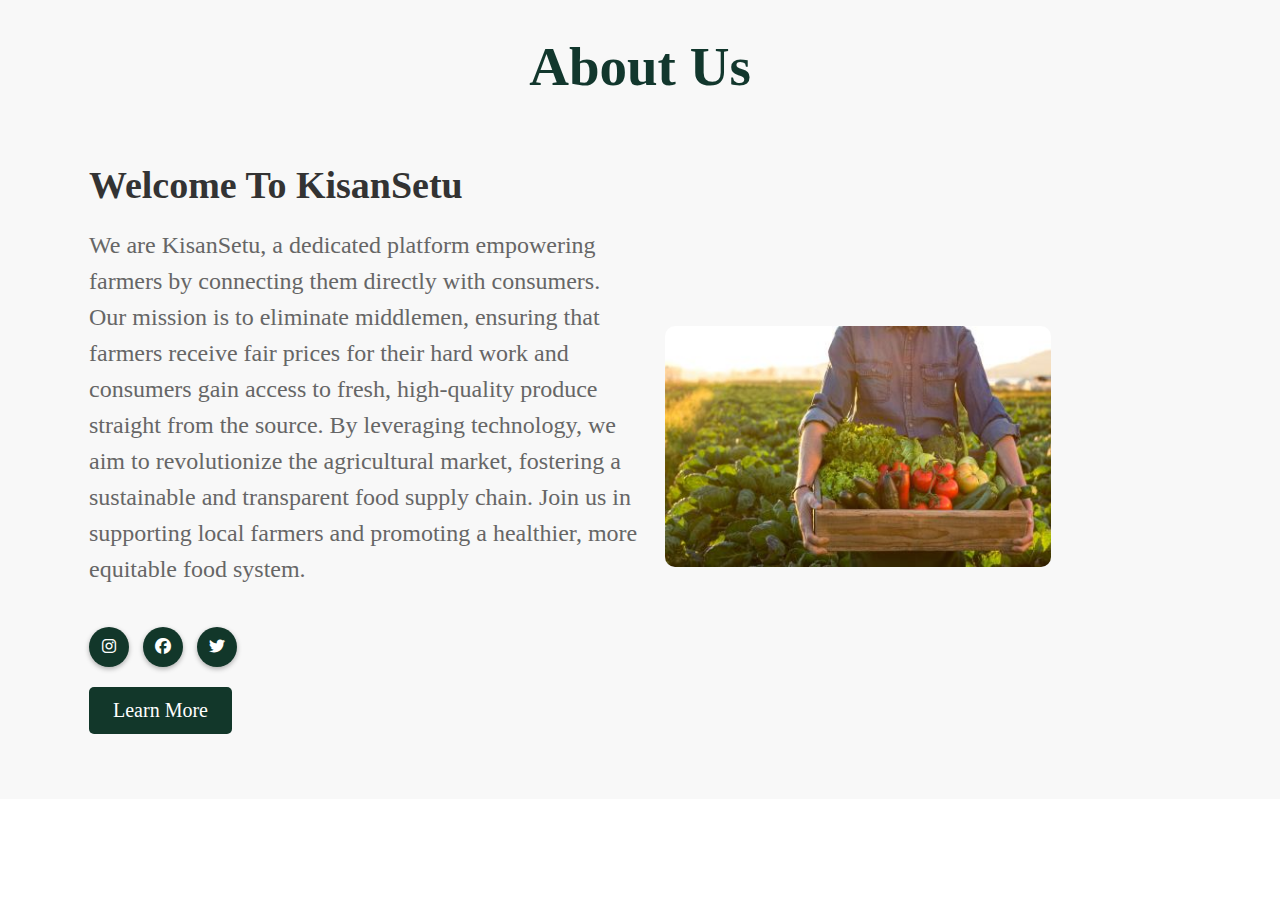
<file: aboutus.html>
<!DOCTYPE html>
<html lang="en">
<head>
    <meta charset="UTF-8">
    <meta name="viewport" content="width=device-width, initial-scale=1.0">
    <title>About Us</title>
    <link rel="stylesheet" href="./css/aboutus.css">
    <link rel="stylesheet" href="https://cdnjs.cloudflare.com/ajax/libs/font-awesome/6.5.2/css/all.min.css">
</head>
<body>
    <section class="right">
        <div class="heading">
            <h1>About Us</h1>
        </div>
        <div class="container">
            <div class="right-content">
                <h2>Welcome To KisanSetu</h2>
                <p> 
                    We are KisanSetu, a dedicated platform empowering farmers by connecting them directly with consumers. Our mission is to eliminate middlemen, ensuring that farmers receive fair prices for their hard work and consumers gain access to fresh, high-quality produce straight from the source. By leveraging technology, we aim to revolutionize the agricultural market, fostering a sustainable and transparent food supply chain. Join us in supporting local farmers and promoting a healthier, more equitable food system.</p>
                <div class="social-links">
                    <a href=""><i class="fab fa-instagram"></i></a>
                    <a href=""><i class="fab fa-facebook"></i></a>
                    <a href=""><i class="fab fa-twitter"></i></a>
                </div>
               
                <button class="button">Learn More</button>
            </div>
            <div class="right-image">
                <img src="./images/img2.jpg" alt="Farm Image">
            </div>
        </div>
    </section>
</body>
</html>
</file>
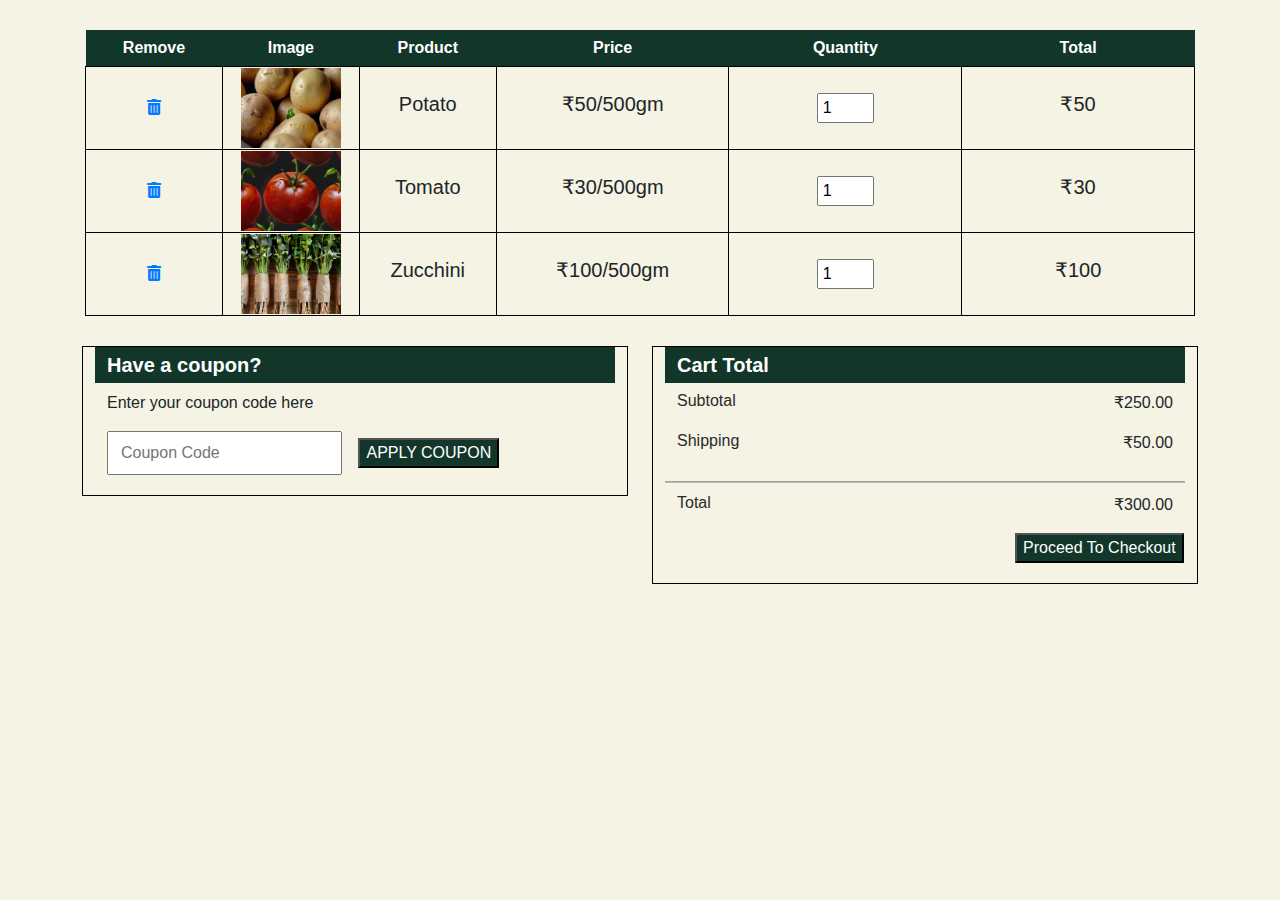
<file: cart.html>
<!DOCTYPE html>
<html lang="en">
<head>
    <meta charset="UTF-8">
    <meta name="viewport" content="width=device-width, initial-scale=1.0">
    <title>Cart</title>
     <link href="https://stackpath.bootstrapcdn.com/bootstrap/4.5.2/css/bootstrap.min.css" rel="stylesheet">
     <link rel="stylesheet" href="https://cdnjs.cloudflare.com/ajax/libs/font-awesome/5.15.3/css/all.min.css">
    <link rel="stylesheet" href="./css/cart.css">
</head>
<body>
    <section id="cart-container" class="container">
        <table id="table" width="100%">
            <thead>
                <tr>
                    <td>Remove</td>
                    <td>Image</td>
                    <td>Product</td>
                    <td>Price</td>
                    <td>Quantity</td>
                    <td>Total</td>
                </tr>
            </thead>
            <tbody>
                <tr>
                    <td>
                        <a href="#">
                            <i class="fas fa-trash-alt"></i>
                        </a>
                    </td>
                    <td>
                        <img src="./images/Potato.jpg" alt="">
                    </td>
                    <td><h5>Potato</h5></td>
                    <td><h5>₹50/500gm</h5></td>
                    <td>
                        <input class="w-25 pl-1" value="1" type="number">
                    </td>
                    <td><h5>₹50</h5></td>
                </tr>
                <tr>
                    <td>
                        <a href="#">
                            <i class="fas fa-trash-alt"></i>
                        </a>
                    </td>
                    <td>
                        <img src="./images/Tomato.jpg" alt="">
                    </td>
                    <td><h5>Tomato</h5></td>
                    <td><h5>₹30/500gm</h5></td>
                    <td>
                        <input class="w-25 pl-1" value="1" type="number">
                    </td>
                    <td><h5>₹30</h5></td>
                </tr>
                <tr>
                    <td>
                        <a href="#">
                            <i class="fas fa-trash-alt"></i>
                        </a>
                    </td>
                    <td>
                        <img src="./images/Zucchini.jpg" alt="">
                    </td>
                    <td><h5>Zucchini</h5></td>
                    <td><h5>₹100/500gm</h5></td>
                    <td>
                        <input class="w-25 pl-1" value="1" type="number">
                    </td>
                    <td><h5>₹100</h5></td>
                </tr>
            </tbody>
        </table>
    </section>

    <section id="cart-bottom" class="container">
        <div class="row">
            <div id="coupon" class="coupon col-lg-6 col-md-6 col-12 mb-4">
                <div>
                    <h5>Have a coupon?</h5>
                    <p>Enter your coupon code here</p>
                    <input type="text" name="" id="" placeholder="Coupon Code">
                    <button>APPLY COUPON</button>
                </div>
            </div>
            <div id="total" class="total col-lg-6 col-md-6 col-12 ">
                <div>
                    <h5>Cart Total</h5>
                    <div class="d-flex justify-content-between">
                        <h6>Subtotal</h6>
                        <p>₹250.00</p>
                    </div>
                    <div class="d-flex justify-content-between">
                        <h6>Shipping</h6>
                        <p>₹50.00</p>
                    </div>
                    <hr class="second-hr"></hr>
                    <div class="d-flex justify-content-between">
                        <h6>Total</h6>
                        <p>₹300.00</p>
                    </div>
                    <button id="button">Proceed To Checkout</button>
                </div>
            </div>
        </div>
    </section>
</body>
</html>
</file>
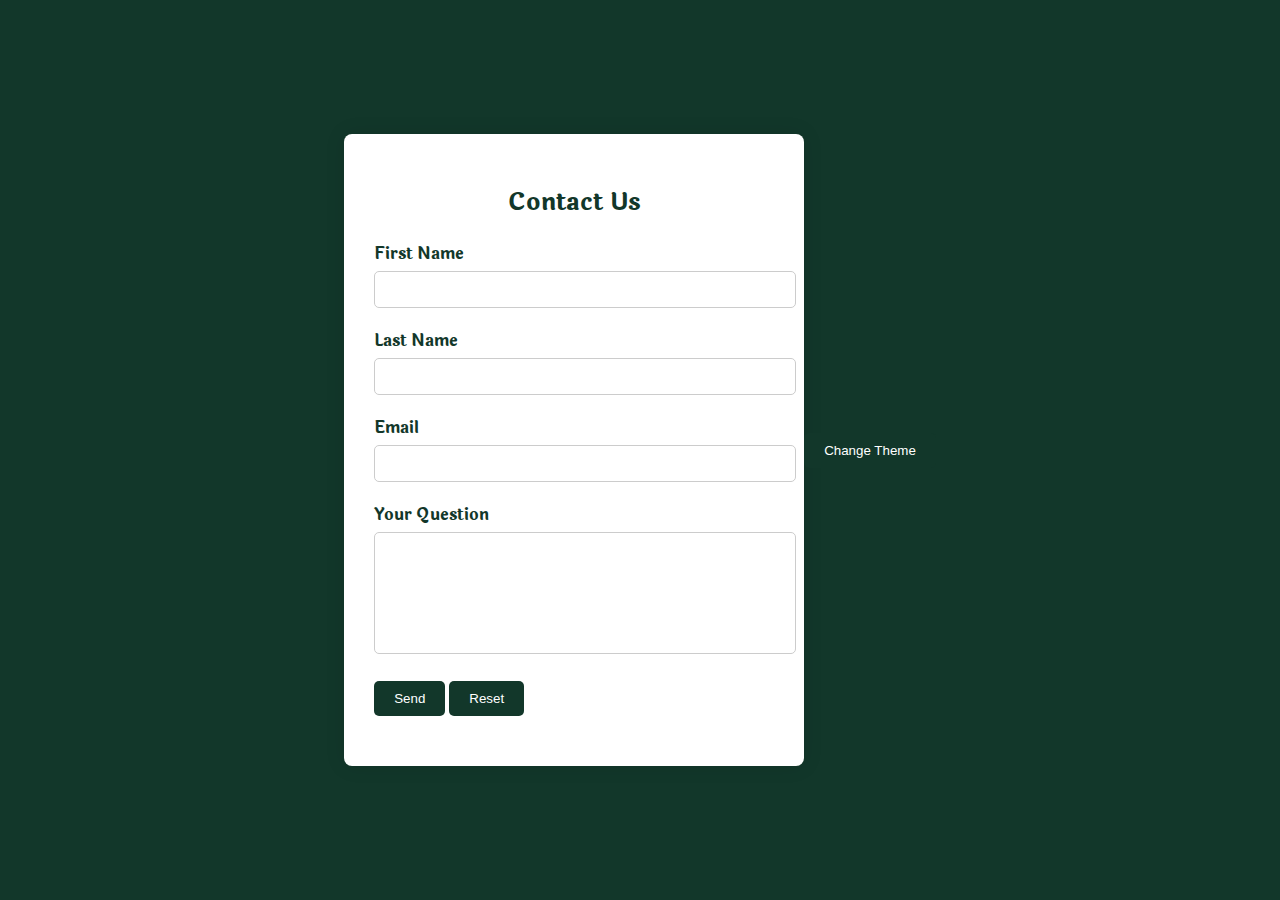
<file: contactus.html>
<!DOCTYPE html>
<html lang="en">

<head>
    <meta charset="UTF-8">
    <meta name="viewport" content="width=device-width, initial-scale=1.0">
    <title>Contact Us</title>
    <link rel="preconnect" href="https://fonts.gstatic.com" crossorigin>
    <link href="https://fonts.googleapis.com/css2?family=Laila:wght@300;400;500;600;700&display=swap" rel="stylesheet">
    <style>
        body {
            font-weight: 300;
            font-style: normal;
            font-family: "Laila", serif;
            margin: 0;
            padding: 0;
            background-color: #12372A; 
            color: #fff;
            display: flex;
            justify-content: center;
            align-items: center;
            height: 100vh;
            transition: background-color 0.3s, color 0.3s;
        }

        .dark-theme {
            background-color: #1f1f1f;
            color: #fff;
        }

        .contact-form {
            background-color: #fff;
            padding: 30px;
            border-radius: 8px;
            box-shadow: 0px 0px 20px rgba(0, 0, 0, 0.1);
            width: 400px;
            max-width: 90%;
            text-align: center;
        }

        .contact-form h2 {
            margin-bottom: 20px;
            color: #12372A;
        }

        .form-group {
            margin-bottom: 20px;
            text-align: left;
        }

        .form-group label {
            display: block;
            font-weight: bold;
            margin-bottom: 5px;
            color: #12372A;
        }

        .form-group input[type="text"],
        .form-group input[type="email"],
        .form-group textarea {
            width: 100%;
            padding: 10px;
            border-radius: 5px;
            border: 1px solid #ccc;
        }

        .form-group textarea {
            resize: none;
            height: 100px;
        }

        .form-group input[type="submit"],
        .form-group input[type="button"],
        .theme-toggle-btn {
            background-color: #12372A;
            color: #fff;
            border: none;
            padding: 10px 20px;
            border-radius: 5px;
            cursor: pointer;
            transition: background-color 0.3s;
        }

        .form-group input[type="submit"]:hover,
        .form-group input[type="button"]:hover,
        .theme-toggle-btn:hover {
            background-color: #436850;
        }
    </style>
</head>

<body>

    <div class="contact-form">
        <h2>Contact Us</h2>
        <form id="contactForm" action="#" method="POST">
            <div class="form-group">
                <label for="first_name">First Name</label>
                <input autocomplete="off" type="text" id="first_name" name="first_name" required>
            </div>
            <div class="form-group">
                <label for="last_name">Last Name</label>
                <input autocomplete="off" type="text" id="last_name" name="last_name" required>
            </div>
            <div class="form-group">
                <label for="email">Email</label>
                <input autocomplete="off" type="email" id="email" name="email" required>
            </div>
            <div class="form-group">
                <label for="question">Your Question</label>
                <textarea autocomplete="off" id="question" name="question" required></textarea>
            </div>
            <div class="form-group">
                <input type="submit" value="Send">
                <input type="button" id="resetBtn" value="Reset">
            </div>
        </form>
    </div>

    <button class="theme-toggle-btn" onclick="toggleTheme()">Change Theme</button>

    <script>

        document.addEventListener("click", function () {
            const resetBtn = document.getElementById("resetBtn");
            const form = document.getElementById("contactForm");

            resetBtn.addEventListener("click", function () {
                form.reset();
            });
        });


        function toggleTheme() {
            const body = document.body;
            body.classList.toggle('dark-theme');
            const name="hi";
        }
    </script>

</body>

</html>
</file>
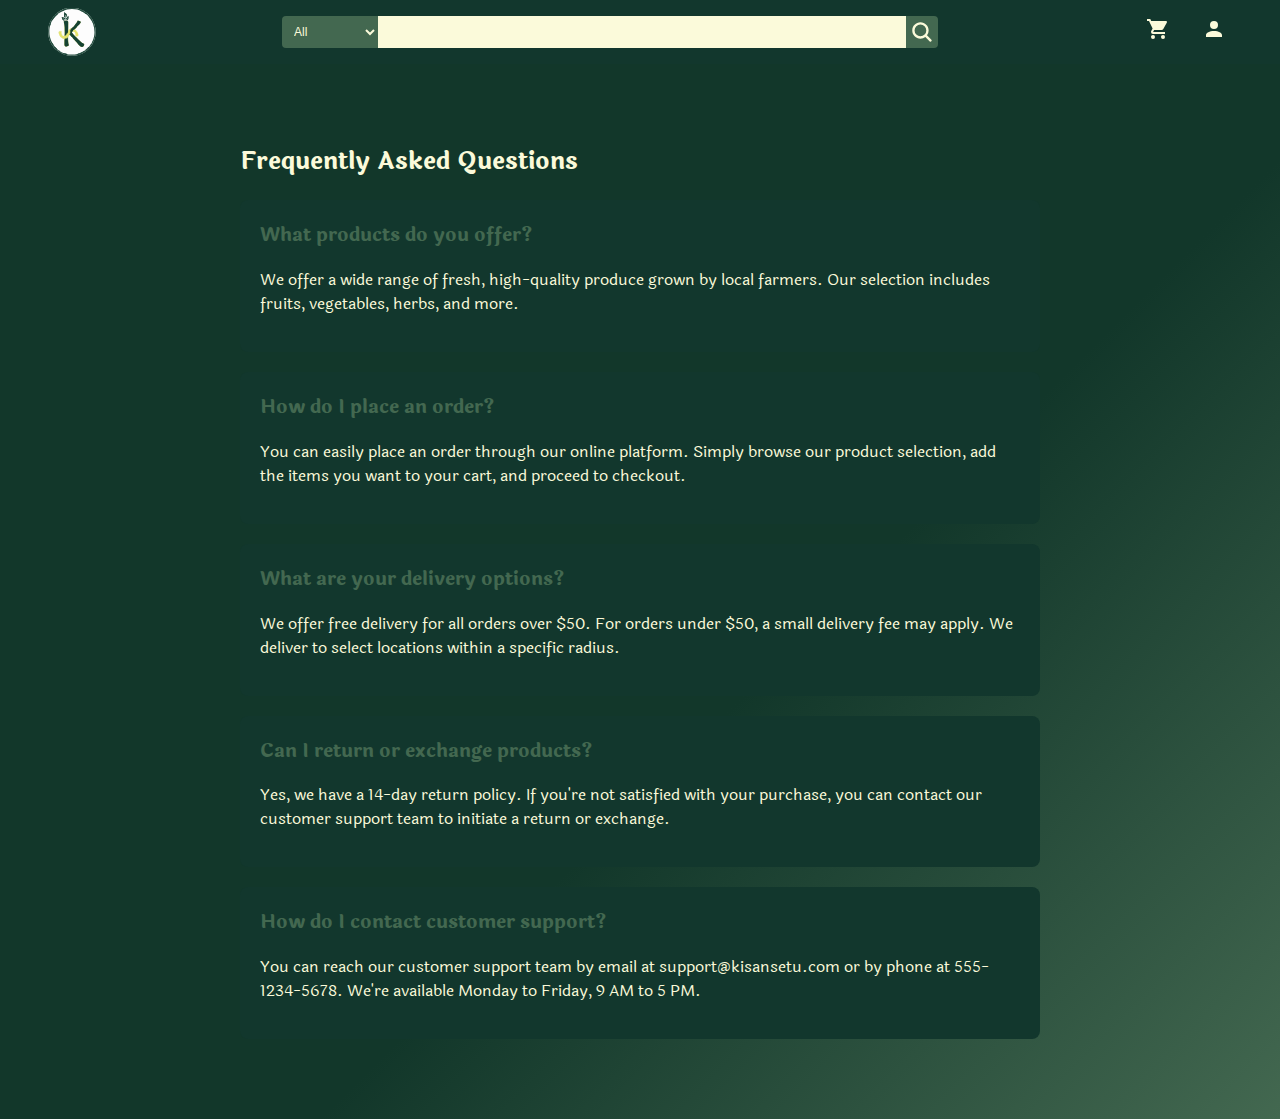
<file: faq.html>
<!DOCTYPE html>
<html lang="en">

<head>
    <meta charset="UTF-8">
    <meta name="viewport" content="width=device-width, initial-scale=1.0">
    <title>Kisan Setu 🌱- FAQ</title>

    <link rel="preconnect" href="https://fonts.gstatic.com" crossorigin>
    <link href="https://fonts.googleapis.com/css2?family=Laila:wght@300;400;500;600;700&display=swap" rel="stylesheet">
    <style>
        /* Color theme */
        :root {
            --color-primary: #12372A;
            --color-secondary: #12372D;
            --color-accent: #436850;
            --color-text: #FBFADA;
        }

        /* Global styles */
        body {
            font-family: "Laila", serif;
            margin: 0;
            padding: 0;
            background: linear-gradient(135deg, var(--color-primary) 60%, var(--color-accent));
            color: var(--color-text);
        }

        /* Header */
        header {
            background-color: var(--color-primary);
            padding: 20px;
            text-align: center;
        }

        /* Navbar */
        nav {
            display: flex;
            justify-content: space-between;
            align-items: center;
            background-color: var(--color-secondary);
            padding: 8px 48px;
        }

        nav #brandlogo {
            width: 48px;
        }

        nav #searchbar {
            display: flex;
            border-radius: 4px;
            overflow: hidden;
        }

        nav #searchbar select {
            width: fit-content;
            border: none;
            font-size: 12px;
            color: var(--color-text);
            background-color: var(--color-accent);
            padding: 8px;
            outline: none;
        }

        nav #searchbar input {
            border: none;
            outline: none;
            padding: 8px;
            width: 40vw;
            background-color: var(--color-text);
            color: var(--color-primary);
        }

        nav #searchbar button {
            background-color: transparent;
            border: none;
            display: flex;
            align-items: center;
            padding: 4px;
            background-color: var(--color-accent);
            cursor: pointer;
        }

        nav #navbuttons button {
            background-color: transparent;
            border: none;
            margin-left: 16px;
            cursor: pointer;
        }

        nav #navbuttons button:hover {
            opacity: 0.8;
        }

        /* FAQ section */
        .faq-container {
            max-width: 800px;
            margin: 40px auto;
            padding: 20px;
        }

        .faq-item {
            background-color: var(--color-secondary);
            border-radius: 8px;
            padding: 20px;
            margin-bottom: 20px;
        }

        .faq-item h3 {
            color: var(--color-accent);
            margin-top: 0;
        }

        .faq-item p {
            line-height: 1.5;
        }

        /* Footer */
        footer {
            background-color: var(--color-primary);
            padding: 20px;
            text-align: center;
        }
    </style>
</head>

<body>
  

    <!-- Navbar -->
    <nav>
        <img src="images/KisanSetuLogo.svg" alt="logo" id="brandlogo">
        <div>
            <form action="" id="searchbar">
                <select name="" id="">
                    <option value="All">All</option>
                    <option value="veg">Vegatables</option>
                    <option value="fruits">Fruits</option>
                    <option value="dryfruits">Dry Fruits</option>
                </select>
                <input type="text" name="" id="">
                <button>
                    <svg xmlns="http://www.w3.org/2000/svg" width="1.8em" height="1.8em" viewBox="0 0 512 512">
                        <path fill="#FBFADA"
                            d="M456.69 421.39L362.6 327.3a173.81 173.81 0 0 0 34.84-104.58C397.44 126.38 319.06 48 222.72 48S48 126.38 48 222.72s78.38 174.72 174.72 174.72A173.81 173.81 0 0 0 327.3 362.6l94.09 94.09a25 25 0 0 0 35.3-35.3M97.92 222.72a124.8 124.8 0 1 1 124.8 124.8a124.95 124.95 0 0 1-124.8-124.8" />
                    </svg>
                </button>
            </form>
        </div>
        <div id="navbuttons">
            <button>
                <svg xmlns="http://www.w3.org/2000/svg" width="1.8em" height="1.8em" viewBox="0 0 24 24">
                    <path fill="#FBFADA" d="M17 18c-1.11 0-2 .89-2 2a2 2 0 0 0 2 2a2 2 0 0 0 2-2a2 2 0 0 0-2-2M1 2v2h2l3.6 7.59l-1.36 2.45c-.15.28-.24.61-.24.96a2 2 0 0 0 2 2h12v-2H7.42a.25.25 0 0 1-.25-.25q0-.075.03-.12L8.1 13h7.45c.75 0 1.41-.42 1.75-1.03l3.58-6.47c.07-.16.12-.33.12-.5a1 1 0 0 0-1-1H5.21l-.94-2M7 18c-1.11 0-2 .89-2 2a2 2 0 0 0 2 2a2 2 0 0 0 2-2a2 2 0 0 0-2-2" />
                </svg> 
            </button>
            <button>
                <svg xmlns="http://www.w3.org/2000/svg" width="1.8em" height="1.8em" viewBox="0 0 24 24">
                    <path fill="#FBFADA"
                        d="M12 4a4 4 0 0 1 4 4a4 4 0 0 1-4 4a4 4 0 0 1-4-4a4 4 0 0 1 4-4m0 10c4.42 0 8 1.79 8 4v2H4v-2c0-2.21 3.58-4 8-4" />
                </svg>
            </button>
        </div>
    </nav>

    <div class="faq-container">
        <h2>Frequently Asked Questions</h2>

        <div class="faq-item">
            <h3>What products do you offer?</h3>
            <p>We offer a wide range of fresh, high-quality produce grown by local farmers. Our selection includes fruits, vegetables, herbs, and more.</p>
        </div>

        <div class="faq-item">
            <h3>How do I place an order?</h3>
            <p>You can easily place an order through our online platform. Simply browse our product selection, add the items you want to your cart, and proceed to checkout.</p>
          </div>
      
          <div class="faq-item">
            <h3>What are your delivery options?</h3>
            <p>We offer free delivery for all orders over $50. For orders under $50, a small delivery fee may apply. We deliver to select locations within a specific radius.</p>
          </div>
      
          <div class="faq-item">
            <h3>Can I return or exchange products?</h3>
            <p>Yes, we have a 14-day return policy. If you're not satisfied with your purchase, you can contact our customer support team to initiate a return or exchange.</p>
          </div>
      
          <div class="faq-item">
            <h3>How do I contact customer support?</h3>
            <p>You can reach our customer support team by email at support@kisansetu.com or by phone at 555-1234-5678. We're available Monday to Friday, 9 AM to 5 PM.</p>
          </div>
          
    </div>

</body>

</html>
</file>
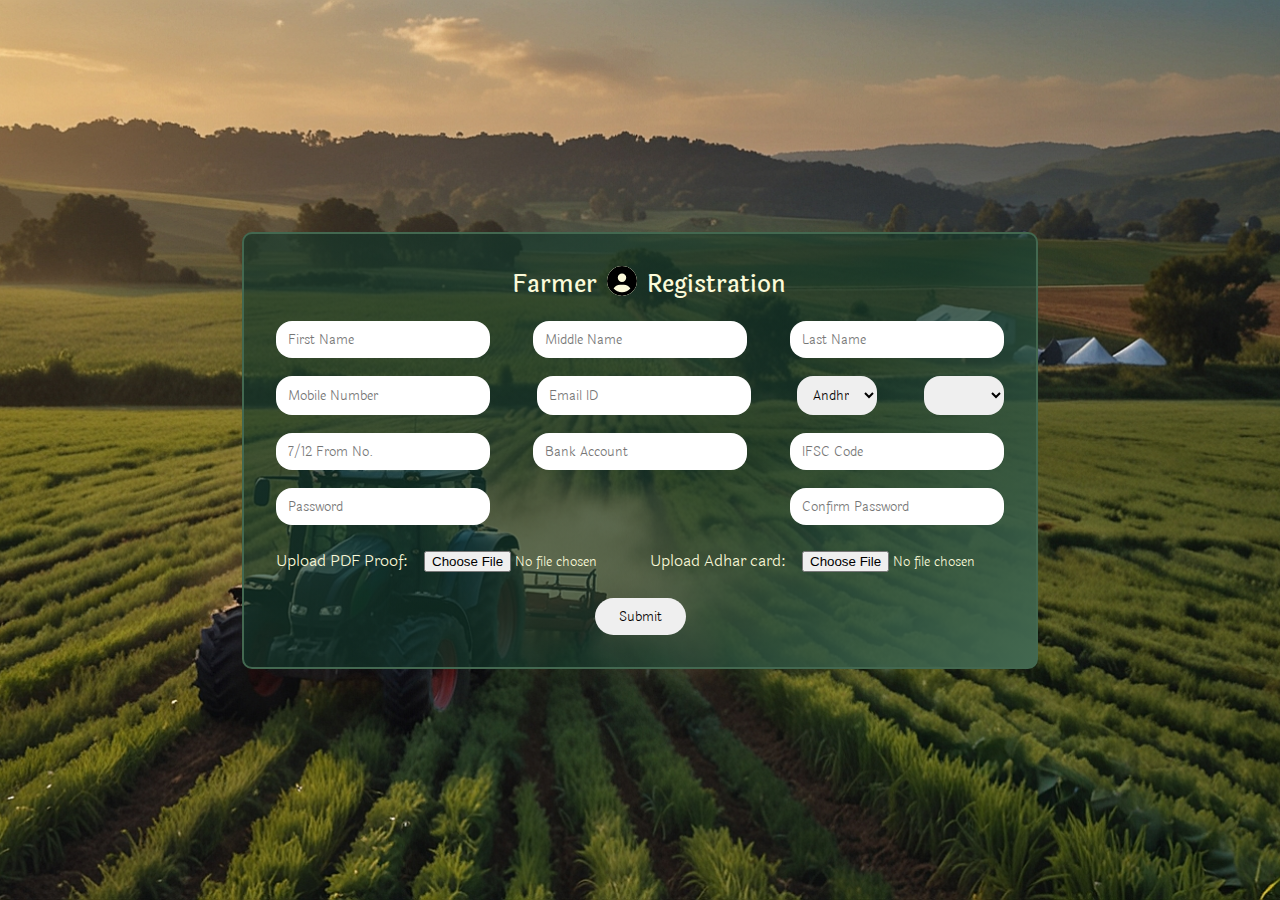
<file: farmerRegistration.html>
<!DOCTYPE html>
<html lang="en">

<head>
    <meta charset="UTF-8">
    <meta name="viewport" content="width=device-width, initial-scale=1.0">
    <title>Farmer Registration</title>
    <link rel="stylesheet" href="./css/registration.css">
    <link rel="preconnect" href="https://fonts.googleapis.com">
    <link rel="preconnect" href="https://fonts.gstatic.com" crossorigin>
    <link href="https://fonts.googleapis.com/css2?family=Laila:wght@300;400;500;600;700&display=swap" rel="stylesheet">
</head>

<body>



    <div class="container">
        <div class="box" style="border-radius: 10px;">
            <form id="registrationForm" action="" onsubmit="return validateForm()">
                <h2 class="heading">Farmer <img src="./images/circle-user-solid.svg"
                        style="background-color: #FBFADA; border-radius: 100%;" alt="user" height="30px"> Registration
                </h2>
                <div class="flexinputs">
                    <input id="firstName" class="inputs" type="text" placeholder="First Name">
                    <input id="middleName" class="inputs" type="text" placeholder="Middle Name">
                    <input id="lastName" class="inputs" type="text" placeholder="Last Name">
                </div>
                <div class="flexinputs">
                    <input id="mobileNumber" class="inputs" type="tel" placeholder="Mobile Number">
                    <input id="email" class="inputs" type="email" placeholder="Email ID">
                    <select id="state" name="state" class="inputs small-inputs"> 
                    </select>
                    <select id="district" name="district" class="inputs small-inputs"> 
                    </select>
                    <!-- <input id="state"  type="text" placeholder="State"> -->
                    <!-- <input id="district" class="inputs small-inputs" type="text" placeholder="Dist"> -->
                </div>
                <div class="flexinputs">
                    <input id="fromNumber" class="inputs" type="number" placeholder="7/12 From No.">
                    <input id="bankAccount" class="inputs" type="number" placeholder="Bank Account">
                    <input id="ifscCode" class="inputs" type="text" placeholder="IFSC Code">
                </div>
                <div class="flexinputs">
                    <input id="password" class="inputs" type="text" placeholder="Password">
                    <input id="confirmPassword" class="inputs" type="text" placeholder="Confirm Password">
                </div>
                <div class="flexinputs">
                    <span>
                        <label for="">Upload PDF Proof:</label>
                        <input id="pdfProof" class="inputs file-in" type="file" placeholder="PDF Proof">
                    </span>
                    <span>
                        <label for="">Upload Adhar card:</label>
                        <input id="adharCard" class="inputs file-in" type="file" placeholder="PDF Proof">
                    </span>
                </div>
                <input id="submitbtn" type="submit" value="Submit">
            </form>
        </div>
    </div>
    <script src="./js/registration.js"></script>
</body>

</html>
</file>
<file: css/aboutus.css>
* {
    margin: 0;
    padding: 0;
    box-sizing: border-box;
    font-family: 'Laila-Regular';
    src: url(fontfamily/Laila/Laila-Regular.ttf);
}

.right {
    background-color: #f8f8f8;
    overflow: hidden;
}
:root {
    --racinggreen: #12372D;
    --cardingreen: #12372A;
    --feldgrau: #436850;
    --whitenectar: #FBFADA;
}

.heading h1 {
    color: #12372D;
    font-size: 55px;
    text-align: center;
    margin-top: 35px;
}

.container {
    display: flex;
    justify-content: center;
    align-items: center;
    width: 90%;
    margin: 65px auto;
}

.right-image {
    flex: 1;
    width: 600px;
    margin: auto;
    animation: fadeInRight 2s ease;
    
}

img {
    width: 70%;
    height: auto;
    border-radius: 10px;
}

.right-content {
    flex: 1;
    width: 600px;
    margin: 0 25px;
    animation: fadeInUp 2s ease;
}

.right-content h2 {
    font-size: 38px;
    margin-bottom: 20px;
    color: #333;
}

.right-content p {
    font-size: 24px;
    line-height: 1.5;
    margin-bottom: 40px;
    color: #666;
}

.right-content button {
    display: inline-block;
    background-color: #12372A ;
    color: #fff;
    padding: 12px 24px;
    border-radius: 5px;
    font-size: 20px;
    border: none;
    cursor: pointer;
    transition: 0.3s ease;
}

.right-content button:hover {
    background-color: #12372A ;
    transform: scale(1.1);
}

.social-links{
    margin-bottom: 20px;
}
.social-links a{
    display: inline-block;
    width: 40px;
    height: 40px;
    line-height: 40px;
    text-align: center;
    border-radius: 50%;
    margin-right: 10px;
    color: #fff;
    background-color: #12372A;
    box-shadow: 0 2px 5px rgba(0,0,0,0.3);
    transition: all 0.4s ease;
}

.social-links a:hover{
    transform: translateY(-3px);
}
@media screen and (max-width: 768px) {
    .heading h1 {
        font-size: 45px;
        margin-top: 30px;
    }

    .right {
        margin: 0;
    }

    .container {
        width: 100%;
        flex-direction: column;
        margin: 0;
        padding: 0 40px;
    }

    .right-content {
        width: 100%;
        margin: 35px 0;
    }

    .right-content h2 {
        font-size: 30px;
    }

    .right-content p {
        font-size: 18px;
        margin-bottom: 20px;
    }

    .right-content button {
        font-size: 16px;
        padding: 8px 16px;
    }

    .right-image {
        width: 100%;
    }
}

@keyframes fadeInRight {
    0% {
        opacity: 0;
        transform: translateX(-50px);
    }

    100% {
        opacity: 1;
        transform: translateX(0);
    }
}

@keyframes fadeInUp {
    0% {
        opacity: 0;
        transform: translateY(50px);
    }

    100% {
        opacity: 1;
        transform: translateY(0);
    }
}
</file>
<file: css/cart.css>
body{
    background-color: #f4f3e4;
}
:root {
    --racinggreen: #12372D;
    --cardingreen: #12372A;
    --feldgrau: #436850;
    --whitenectar: #FBFADA;
}
#cart-container {
    overflow: auto;
}
#cart-container table {
    border-collapse: collapse;
    width: 100%;
    table-layout: fixed;
    white-space: nowrap;
}
#cart-container table thead {
    font-weight: 700;
}
#cart-container table thead td {
    background: #12372A;
    color: #fff;
    border: none;
    padding: 6px 0;
}
#cart-container table td {
    border: 1px solid black;
    text-align: center;
}
#cart-container table td:nth-child(1) {
    width: 100px;
}
#cart-container table td:nth-child(2),
#cart-container table td:nth-child(3) {
    width: 100px;
}
#cart-container table td:nth-child(4),
#cart-container table td:nth-child(5),
#cart-container table td:nth-child(6) {
    width: 170px;
}
#cart-container table tbody img {
    width: 100px;
    height: 80px;
    object-fit: cover;
}
#cart-bottom .coupon>div,
#cart-bottom .total>div {
    border: 1px solid black;
}
#cart-bottom .coupon h5,
#cart-bottom .total h5 {
    background: #12372A;
    color: #fff;
    border: none;
    padding: 6px 12px;
    font-weight: 700;
}
#cart-bottom .coupon p,
#cart-bottom .coupon input {
    padding: 0 12px;
}
#cart-bottom .coupon input {
    height: 44px;
}
#cart-bottom .coupon input,
#cart-bottom .coupon button {
    margin: 0 0 20px 12px;
}
#cart-bottom div>div {
    padding: 0 12px;
}
#cart-bottom .total h6 {
    color: #2a2a2a;
}
.second-hr {
    background: #b8b7b3;
    width: 100%;
    height: 1px;
    margin: 10px 0;
}
#cart-bottom .total>button {
    margin: 0 12px 20px 0;
    display: flex;
    justify-content: flex-end;
   
}
button{
    background-color: #12372A;
    color: #fff;
}
#coupon{
    margin-top:30px;
}
#total{
    margin-top: 30px;
}
#table{
    margin-top: 30px;
}
@font-face {
    font-family: 'Laila-Regular';
    src: url(fontfamily/Laila/Laila-Regular.ttf);
}


#button{
    margin-bottom: 20px;
    margin-left: 350px;
}
</file>
<file: css/registration.css>
*{
    margin: 0;
    padding: 0;
    font-family: "Laila", serif;
    font-weight: 300;
    font-style: normal;
  }
  body{
      background-image: url(../images/tractor.jpg);
      background-repeat: no-repeat;
      background-position: center;
      background-size: cover;
  }
  .laila-medium {
      font-family: "Laila", serif;
      font-weight: 500;
      font-style: normal;
  }
  
  .inner{
      font-family: "Laila", serif;
    font-weight: 300;
    font-style: normal;
  
  }
  .container{
      height: 100vh;
      width: 100vw;
      display: flex;
      justify-content: center;
      align-items: center;
      color: #FBFADA;
  }
  .box{
      border: 2px solid #436850;
      background: linear-gradient(135deg, #12372aa7 60%, #436850);
      display: flex;
      justify-content: center;
      align-items: center;
      /* fill-opacity: initial; */
  }
  
  .box form{
      display: flex;
      flex-direction: column;
      gap: 18px;
      padding: 32px;
  }
  .heading{
      margin-left: 18px;
      display: flex;
      justify-content: center;
      text-align: center; 
      gap: 10px;
      font-weight: 500;
      color: #FBFADA;
  }
  
  .box form .flexinputs{
      display: flex;
      flex-wrap: wrap;
      justify-content: space-between;
      gap: 24px;
  }
  .inputs{
      width: 190px;
      padding-left: 3px;
      border-radius: 16px;
      border: none;
      padding: 8px 12px;
      outline: none;
  }
  .small-inputs{
      width: 80px;
  }
  .file-in{
      border-radius: 0px;
  }
  .submit{
      display: flex;
      justify-content: center;
  }
  .sub-in{
      height: 40px;
      border-radius: 10px;
      margin-bottom: 35px;
  }
  
  #submitbtn{
      width: fit-content;
      margin: 0 auto;
      padding: 8px 24px;
      border-radius: 32px;
      border: none;
  }

  #state option{
    color: #436850;
  }
</file>
